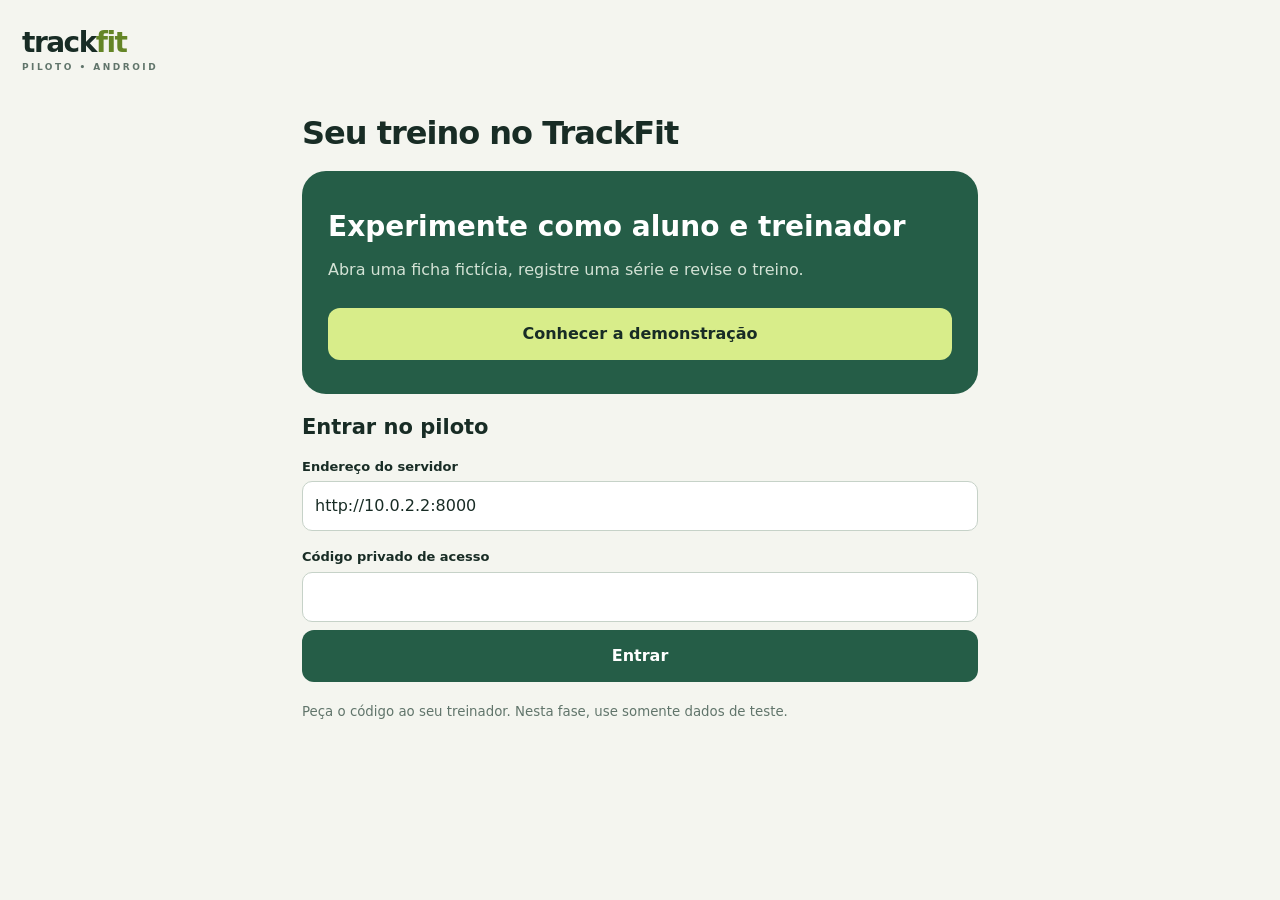
<file: android/app/src/main/assets/index.html>
<!doctype html><html lang="pt-BR"><head><meta charset="utf-8"><meta name="viewport" content="width=device-width,initial-scale=1,viewport-fit=cover"><meta http-equiv="Content-Security-Policy" content="default-src 'none'; style-src 'self'; script-src 'self'; connect-src 'none'; img-src 'none'"><title>TrackFit</title><link rel="stylesheet" href="style.css"></head><body><header><div class="brand">track<span>fit</span><small>PILOTO • ANDROID</small></div><button id="logout" class="ghost" hidden>Sair</button></header><main id="app"></main><nav id="nav" hidden></nav><div id="toast" role="status"></div><script src="app.js"></script></body></html>
</file>
<file: android/app/src/main/assets/style.css>
:root{color-scheme:light;--bg:#f4f5ef;--ink:#182c25;--green:#255d47;--muted:#61756b;--line:#dbe2d9;--lime:#d8ed8a}*{box-sizing:border-box}body{margin:0;background:var(--bg);color:var(--ink);font-family:system-ui,sans-serif;font-size:16px;line-height:1.5}header{padding:22px 22px 14px;display:flex;align-items:center;justify-content:space-between}.brand{font-size:28px;font-weight:850;letter-spacing:-1.5px}.brand span{color:#648526}.brand small{display:block;font-size:9px;letter-spacing:2.5px;color:var(--muted);margin-top:-3px}main{padding:18px 22px 110px;max-width:720px;margin:auto}h1{font-size:32px;line-height:1.15;letter-spacing:-1px;margin:8px 0 16px}h2{font-size:21px;line-height:1.3;margin:12px 0}h3{font-size:17px;margin:0 0 10px}p{margin:9px 0 18px}.eyebrow{font-size:11px;font-weight:800;letter-spacing:2px;text-transform:uppercase;color:var(--muted)}.muted,small{color:var(--muted)}.hero{background:var(--green);color:white;padding:26px;border-radius:24px;margin:20px 0}.hero p,.hero small{color:#d3e2d5}.hero h2{font-size:28px}.card{background:white;border:1px solid var(--line);border-radius:18px;padding:20px;margin:14px 0}.badge{display:inline-block;font-size:11px;text-transform:uppercase;font-weight:800;letter-spacing:.5px;padding:5px 9px;border-radius:6px;background:#e8eee4;color:var(--green)}.badge.pending,.badge.suspended{background:#fff0d6;color:#825a17}.badge.reviewed{background:var(--lime)}button{font:inherit;border:0;border-radius:12px;padding:14px 18px;background:var(--green);color:white;font-weight:700;width:100%;margin:8px 0;cursor:pointer}button:disabled{opacity:.45;cursor:wait}button.secondary{background:var(--lime);color:var(--ink)}button.ghost{background:transparent;color:var(--green);width:auto;border:1px solid var(--line);padding:8px 14px}button.danger{background:#f8e5df;color:#8a3523}label{display:block;font-size:13px;font-weight:700;margin:16px 0 5px}input,select,textarea{font:inherit;color:var(--ink);background:#fff;border:1px solid #c6d2c8;border-radius:10px;padding:12px;width:100%;min-height:48px}textarea{min-height:95px}input[type=checkbox]{width:22px;min-height:22px;margin:0 9px 0 0;vertical-align:middle}input:focus,select:focus,textarea:focus{outline:2px solid #8db35b;outline-offset:2px}.row{display:flex;gap:12px}.row>*{flex:1;min-width:0}.notice{background:#fff3da;border-left:3px solid #b78b34;padding:14px;font-size:13px;margin:16px 0;border-radius:0 10px 10px 0}.summary{display:flex;justify-content:space-between;border-bottom:1px solid var(--line);padding:10px 0}.exercise{padding:16px 0;border-top:1px solid var(--line)}.exercise strong{display:block}.exercise small{display:block;margin-top:6px}nav{position:fixed;bottom:0;background:#fff;border-top:1px solid var(--line);width:100%;display:flex;gap:8px;padding:8px 16px}nav[hidden]{display:none}nav button{font-size:12px;background:#eef2e9;color:var(--green);padding:10px 4px;margin:0}.empty{padding:26px 0;color:var(--muted)}#toast{position:fixed;bottom:90px;left:16px;right:16px;background:#203c30;color:#fff;padding:15px;border-radius:12px;display:none;z-index:10}.code{word-break:break-all;font-family:monospace;background:#eef2e9;padding:14px;user-select:all}.demo-banner{border:1px dashed #b39255;color:#78591d;padding:12px;font-size:12px;border-radius:10px;margin-bottom:20px}details{margin:12px 0}summary{cursor:pointer;font-weight:700}.error{color:#9c3422}a{color:var(--green)}
</file>
